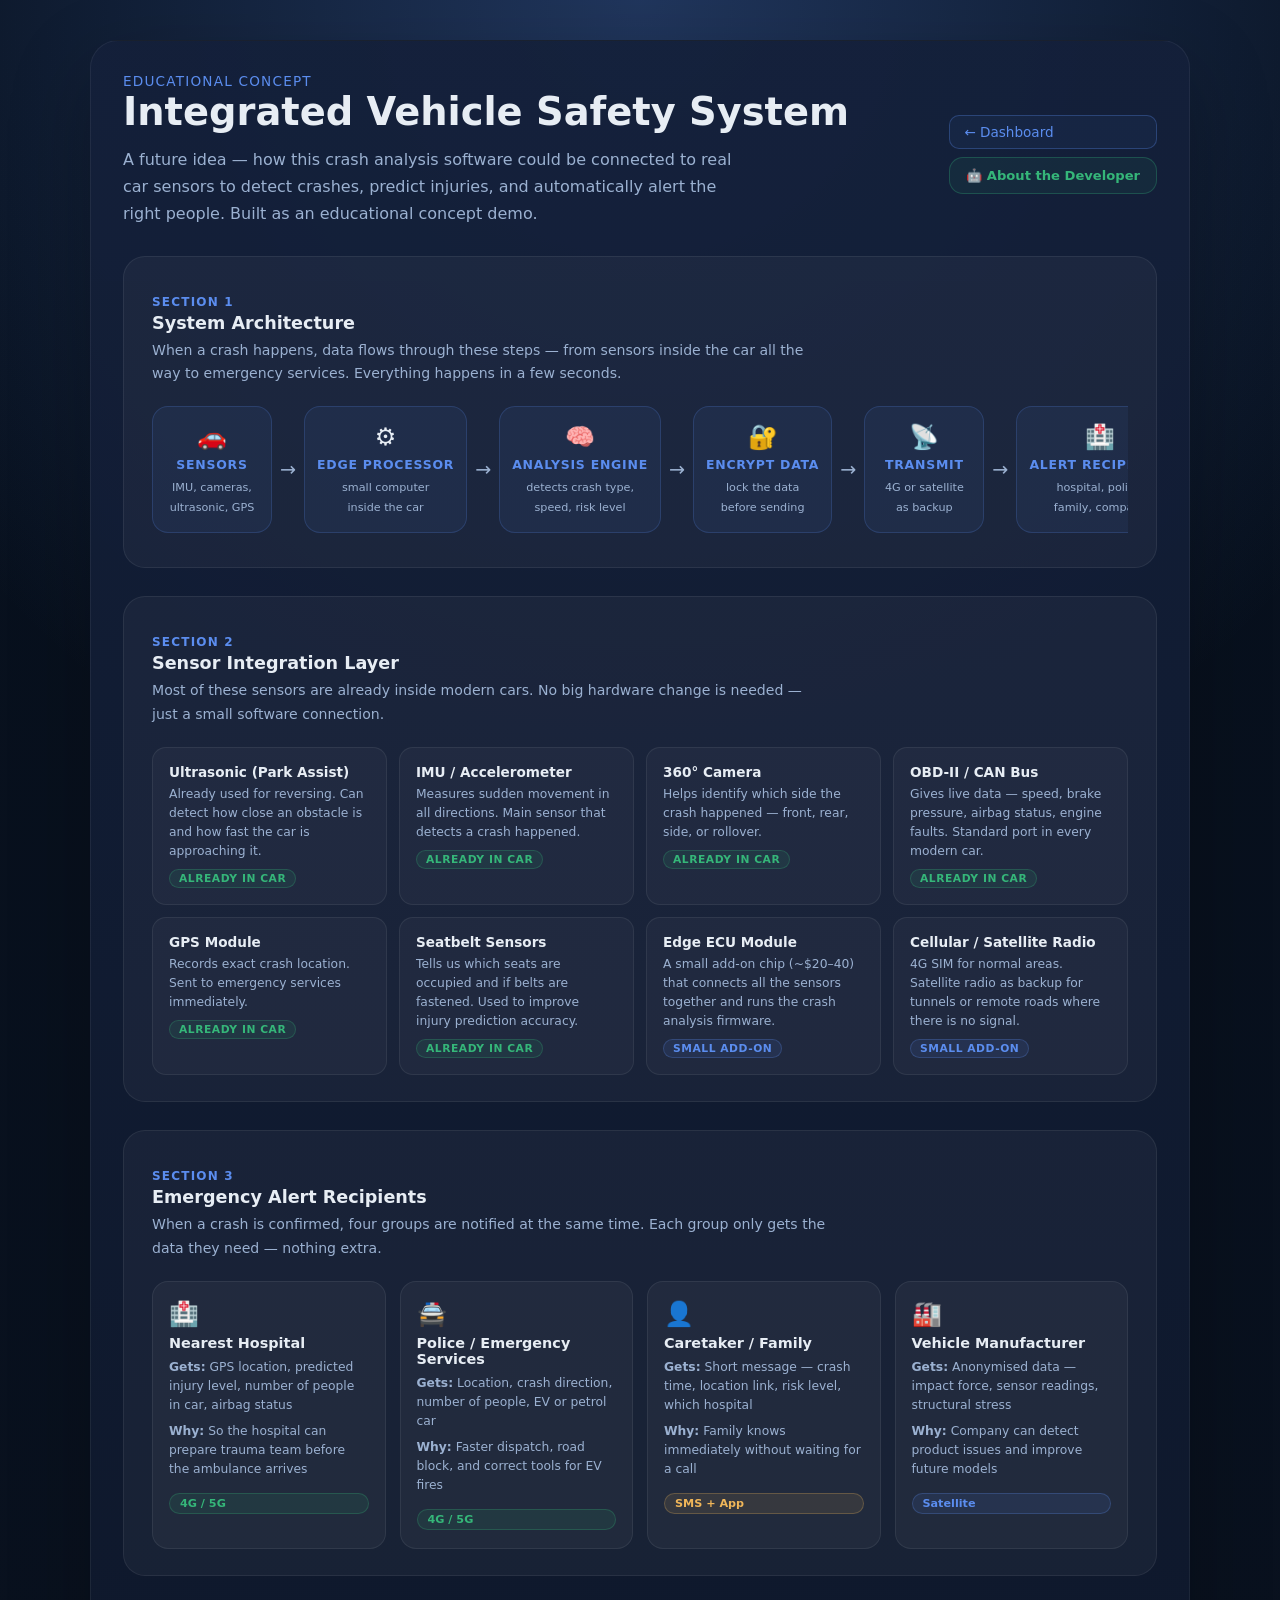
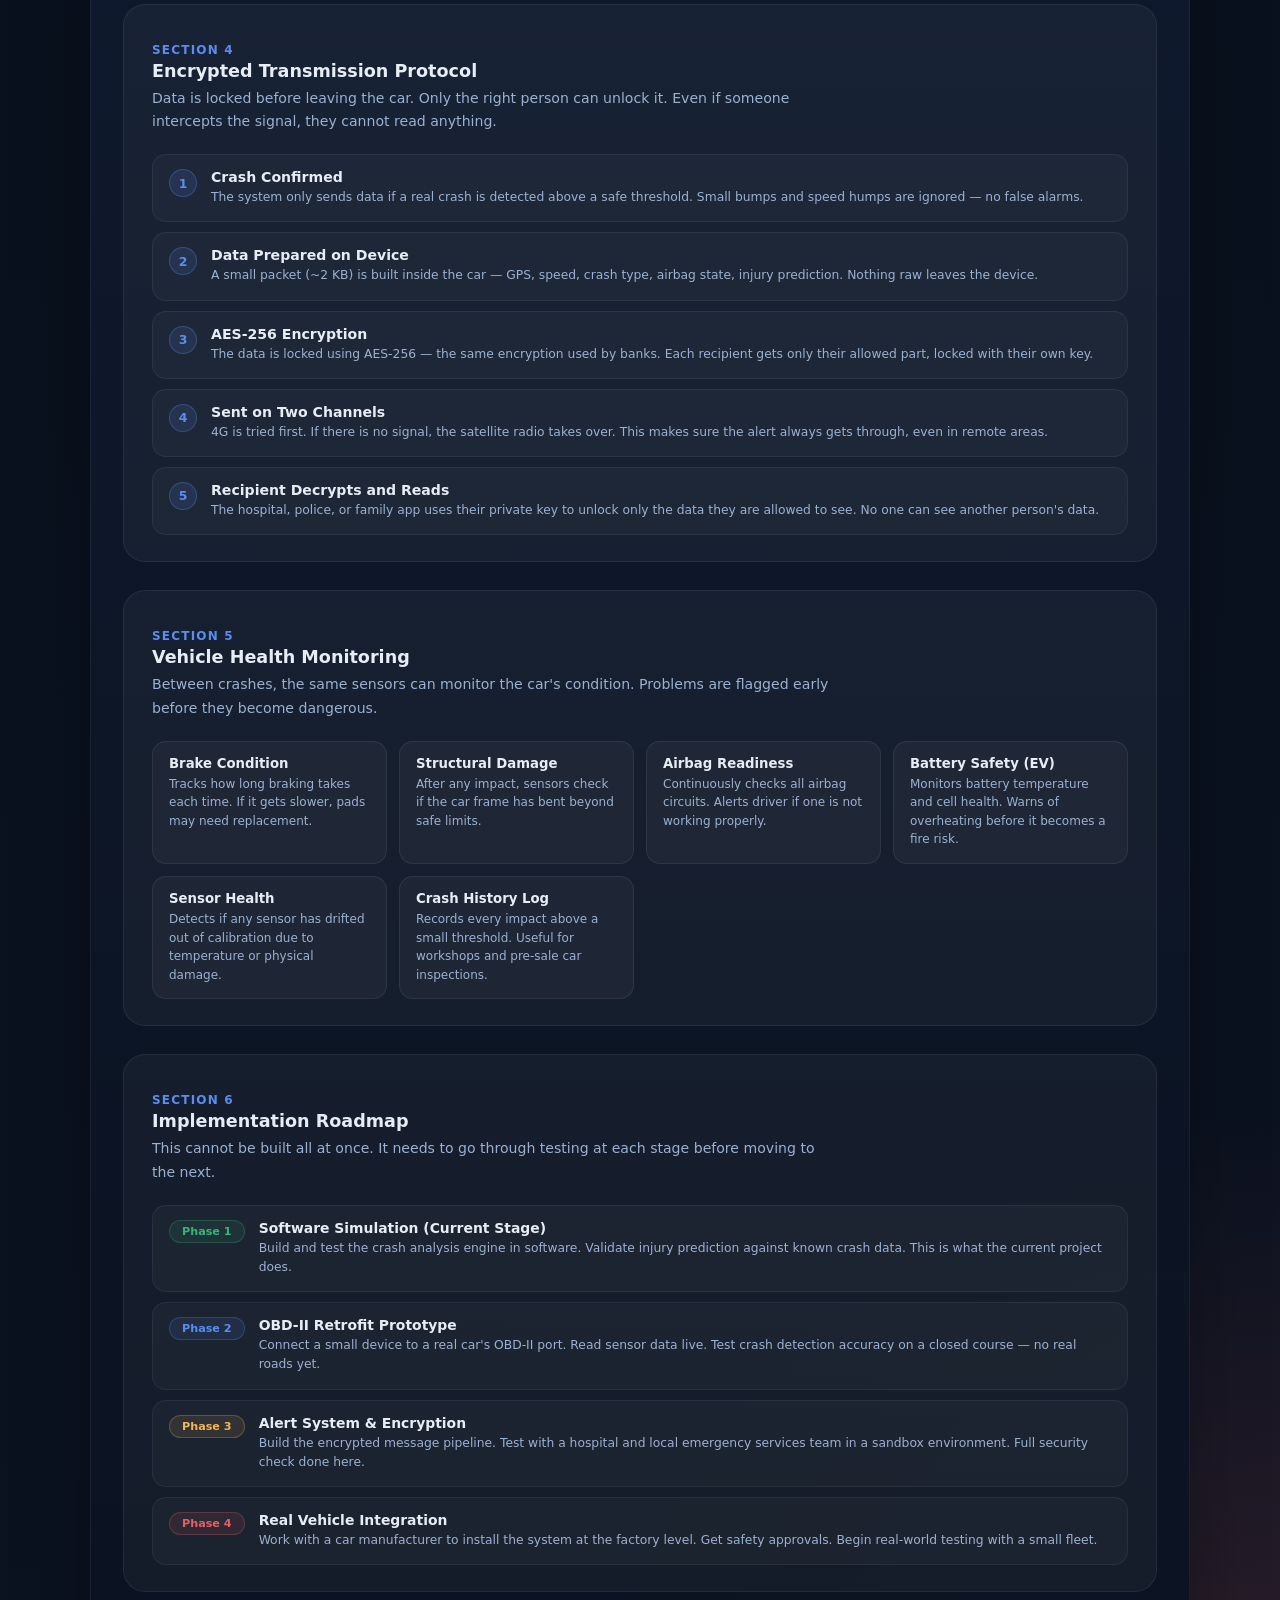
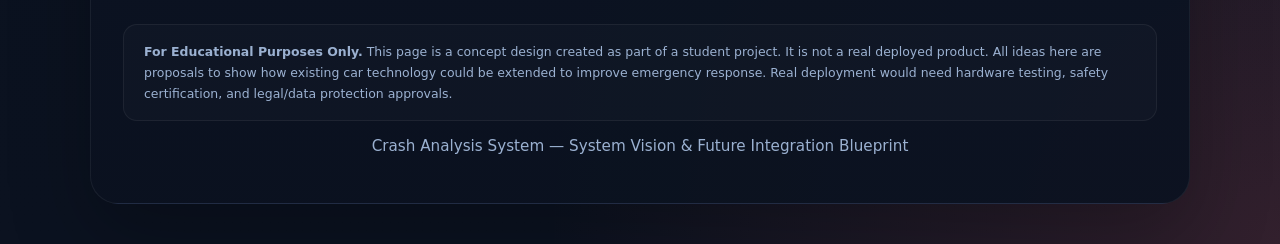
<file: templates/vision.html>
<!DOCTYPE html>
<html lang="en">
<head>
  <meta charset="UTF-8" />
  <meta name="viewport" content="width=device-width, initial-scale=1.0" />
  <title>System Vision — Crash Analysis</title>
  <link rel="stylesheet" href="/static/style.css" />
  <style>

    /* -- back button at the top -- */
    .top-bar {
      display: flex;
      align-items: center;
      justify-content: space-between;
      margin-bottom: 28px;
      flex-wrap: wrap;
      gap: 12px;
    }

    .back-btn {
      font-size: 0.85rem;
      color: var(--accent);
      text-decoration: none;
      padding: 8px 14px;
      border-radius: 10px;
      border: 1px solid rgba(91, 141, 239, 0.3);
      background: rgba(91, 141, 239, 0.06);
      transition: background 0.2s;
    }

    .back-btn:hover {
      background: rgba(91, 141, 239, 0.14);
    }

    /* -- each section is wrapped in a card -- */
    .v-section {
      margin-top: 28px;
      padding: 26px 28px;
      border-radius: 22px;
      background: rgba(255, 255, 255, 0.04);
      border: 1px solid rgba(255, 255, 255, 0.07);
    }

    .v-section h2 {
      margin: 0 0 6px;
      font-size: 1.1rem;
      color: var(--text);
    }

    /* -- small label above section title -- */
    .v-label {
      font-size: 0.75rem;
      font-weight: 700;
      text-transform: uppercase;
      letter-spacing: 0.1em;
      color: var(--accent);
      margin-bottom: 4px;
    }

    /* -- grey intro text under title -- */
    .v-desc {
      color: var(--muted);
      font-size: 0.88rem;
      line-height: 1.7;
      margin: 0 0 20px;
      max-width: 680px;
    }

    /* =============================================
       SECTION 1 — architecture flow boxes
       boxes connected by arrows left to right
    ============================================= */

    .flow-row {
      display: flex;
      align-items: center;
      gap: 0;
      overflow-x: auto;
      padding-bottom: 8px;
    }

    /* one box in the flow */
    .flow-box {
      min-width: 120px;
      padding: 16px 12px;
      text-align: center;
      border-radius: 16px;
      background: rgba(91, 141, 239, 0.07);
      border: 1px solid rgba(91, 141, 239, 0.2);
      flex-shrink: 0;
    }

    .flow-box .fb-icon {
      font-size: 1.5rem;
      display: block;
      margin-bottom: 6px;
    }

    .flow-box .fb-name {
      font-size: 0.78rem;
      font-weight: 700;
      color: var(--accent);
      display: block;
      margin-bottom: 4px;
      text-transform: uppercase;
      letter-spacing: 0.06em;
    }

    .flow-box .fb-note {
      font-size: 0.7rem;
      color: var(--muted);
      line-height: 1.4;
    }

    /* arrow between boxes */
    .flow-arrow {
      padding: 0 8px;
      color: var(--muted);
      font-size: 1.2rem;
      flex-shrink: 0;
    }

    /* =============================================
       SECTION 2 — sensor list
    ============================================= */

    .sensor-grid {
      display: grid;
      grid-template-columns: repeat(auto-fill, minmax(200px, 1fr));
      gap: 12px;
    }

    .sensor-card {
      padding: 16px;
      border-radius: 14px;
      background: rgba(255, 255, 255, 0.03);
      border: 1px solid rgba(255, 255, 255, 0.07);
    }

    .sensor-card .sc-name {
      font-size: 0.85rem;
      font-weight: 700;
      color: var(--text);
      margin-bottom: 5px;
    }

    .sensor-card .sc-desc {
      font-size: 0.77rem;
      color: var(--muted);
      line-height: 1.55;
    }

    /* green = already in the car, blue = small add-on needed */
    .sc-tag {
      display: inline-block;
      margin-top: 8px;
      font-size: 0.67rem;
      font-weight: 700;
      padding: 2px 9px;
      border-radius: 999px;
      text-transform: uppercase;
      letter-spacing: 0.05em;
    }

    .sc-existing {
      background: rgba(53, 182, 121, 0.1);
      border: 1px solid rgba(53, 182, 121, 0.25);
      color: var(--success);
    }

    .sc-addon {
      background: rgba(91, 141, 239, 0.1);
      border: 1px solid rgba(91, 141, 239, 0.25);
      color: var(--accent);
    }

    /* =============================================
       SECTION 3 — alert recipient cards
    ============================================= */

    .recipient-grid {
      display: grid;
      grid-template-columns: repeat(auto-fill, minmax(210px, 1fr));
      gap: 14px;
    }

    .rc-card {
      padding: 18px 16px;
      border-radius: 16px;
      background: rgba(255, 255, 255, 0.04);
      border: 1px solid rgba(255, 255, 255, 0.07);
      display: flex;
      flex-direction: column;
      gap: 7px;
    }

    .rc-card .rc-icon { font-size: 1.5rem; }

    .rc-card .rc-name {
      font-size: 0.9rem;
      font-weight: 700;
      color: var(--text);
    }

    .rc-card .rc-data,
    .rc-card .rc-why {
      font-size: 0.77rem;
      color: var(--muted);
      line-height: 1.55;
    }

    /* channel pill at the bottom of each card */
    .ch-pill {
      display: inline-block;
      margin-top: 6px;
      padding: 3px 10px;
      border-radius: 999px;
      font-size: 0.7rem;
      font-weight: 700;
    }

    .ch-4g        { background: rgba(53,182,121,0.1); border:1px solid rgba(53,182,121,0.25); color: var(--success); }
    .ch-sms       { background: rgba(240,182,89,0.1); border:1px solid rgba(240,182,89,0.25); color: var(--warning); }
    .ch-satellite { background: rgba(91,141,239,0.1); border:1px solid rgba(91,141,239,0.25); color: var(--accent); }

    /* =============================================
       SECTION 4 — encryption steps (numbered list)
    ============================================= */

    .enc-list {
      display: grid;
      gap: 10px;
    }

    .enc-step {
      display: flex;
      gap: 14px;
      align-items: flex-start;
      padding: 14px 16px;
      border-radius: 14px;
      background: rgba(255, 255, 255, 0.03);
      border: 1px solid rgba(255, 255, 255, 0.06);
    }

    /* circle with step number */
    .enc-num {
      min-width: 28px;
      height: 28px;
      border-radius: 50%;
      background: rgba(91, 141, 239, 0.13);
      border: 1px solid rgba(91, 141, 239, 0.3);
      color: var(--accent);
      font-size: 0.78rem;
      font-weight: 700;
      display: flex;
      align-items: center;
      justify-content: center;
    }

    .enc-text .et-title {
      font-size: 0.88rem;
      font-weight: 700;
      color: var(--text);
      margin-bottom: 3px;
    }

    .enc-text .et-desc {
      font-size: 0.77rem;
      color: var(--muted);
      line-height: 1.55;
    }

    /* =============================================
       SECTION 5 — vehicle health items
    ============================================= */

    .health-grid {
      display: grid;
      grid-template-columns: repeat(auto-fill, minmax(190px, 1fr));
      gap: 12px;
    }

    .hc {
      padding: 14px 16px;
      border-radius: 14px;
      background: rgba(255, 255, 255, 0.04);
      border: 1px solid rgba(255, 255, 255, 0.07);
    }

    .hc .hc-name {
      font-size: 0.83rem;
      font-weight: 700;
      color: var(--text);
      margin-bottom: 4px;
    }

    .hc .hc-desc {
      font-size: 0.75rem;
      color: var(--muted);
      line-height: 1.55;
    }

    /* =============================================
       SECTION 6 — roadmap phases
    ============================================= */

    .roadmap-list {
      display: grid;
      gap: 10px;
    }

    .rm-row {
      display: flex;
      gap: 14px;
      align-items: flex-start;
      padding: 14px 16px;
      border-radius: 14px;
      background: rgba(255, 255, 255, 0.03);
      border: 1px solid rgba(255, 255, 255, 0.06);
    }

    .phase-tag {
      padding: 4px 12px;
      border-radius: 999px;
      font-size: 0.7rem;
      font-weight: 700;
      white-space: nowrap;
    }

    .ph1 { background:rgba(53,182,121,0.1); border:1px solid rgba(53,182,121,0.25); color:var(--success); }
    .ph2 { background:rgba(91,141,239,0.1); border:1px solid rgba(91,141,239,0.25); color:var(--accent); }
    .ph3 { background:rgba(240,182,89,0.1); border:1px solid rgba(240,182,89,0.25); color:var(--warning); }
    .ph4 { background:rgba(228,95,104,0.1); border:1px solid rgba(228,95,104,0.25); color:var(--danger); }

    .rm-body .rm-title {
      font-size: 0.87rem;
      font-weight: 700;
      color: var(--text);
      margin-bottom: 3px;
    }

    .rm-body .rm-desc {
      font-size: 0.77rem;
      color: var(--muted);
      line-height: 1.55;
    }

    /* -- small disclaimer box at the bottom -- */
    .disclaimer-box {
      margin-top: 32px;
      padding: 16px 20px;
      border-radius: 14px;
      background: rgba(255, 255, 255, 0.02);
      border: 1px solid rgba(255, 255, 255, 0.06);
      color: var(--muted);
      font-size: 0.78rem;
      line-height: 1.7;
    }

    /* -- tablet: stack flow, smaller grids -- */
    @media (max-width: 700px) {
      .flow-row          { flex-direction: column; align-items: stretch; }
      .flow-arrow        { transform: rotate(90deg); align-self: center; }
      .v-section         { padding: 18px 16px; }
      .sensor-grid       { grid-template-columns: 1fr 1fr; }
      .recipient-grid    { grid-template-columns: 1fr 1fr; }
      .health-grid       { grid-template-columns: 1fr 1fr; }
      .top-bar           { flex-direction: column; align-items: flex-start; }
      .header-btn-group  { flex-direction: row; flex-wrap: wrap; margin-top: 0; }
    }

    /* -- phone: everything single column -- */
    @media (max-width: 420px) {
      .sensor-grid    { grid-template-columns: 1fr; }
      .recipient-grid { grid-template-columns: 1fr; }
      .health-grid    { grid-template-columns: 1fr; }
      .v-section      { padding: 14px 12px; }
    }

  </style>
</head>
<body>
  <div class="page-shell">
    <div class="dashboard-panel">

      <!-- page header -->
      <div class="top-bar">
        <div>
          <p class="eyebrow">Educational Concept</p>
          <h1>Integrated Vehicle Safety System</h1>
          <p class="description">
            A future idea — how this crash analysis software could be connected to real car sensors
            to detect crashes, predict injuries, and automatically alert the right people.
            Built as an educational concept demo.
          </p>
        </div>
        <div class="header-btn-group">
          <a href="/" class="back-btn">← Dashboard</a>
          <a href="https://pavan-sharma-portfolio-h13b.vercel.app/" target="_blank" rel="noopener" class="header-pill-btn owner-btn">🤖 About the Developer</a>
        </div>
      </div>


      <!-- ============================================
           SECTION 1 — System Architecture
           shows the full data flow in simple steps
      ============================================= -->
      <div class="v-section">
        <p class="v-label">Section 1</p>
        <h2>System Architecture</h2>
        <p class="v-desc">
          When a crash happens, data flows through these steps — from sensors inside the car
          all the way to emergency services. Everything happens in a few seconds.
        </p>

        <div class="flow-row">

          <div class="flow-box">
            <span class="fb-icon">🚗</span>
            <span class="fb-name">Sensors</span>
            <span class="fb-note">IMU, cameras,<br>ultrasonic, GPS</span>
          </div>

          <div class="flow-arrow">→</div>

          <div class="flow-box">
            <span class="fb-icon">⚙️</span>
            <span class="fb-name">Edge Processor</span>
            <span class="fb-note">small computer<br>inside the car</span>
          </div>

          <div class="flow-arrow">→</div>

          <div class="flow-box">
            <span class="fb-icon">🧠</span>
            <span class="fb-name">Analysis Engine</span>
            <span class="fb-note">detects crash type,<br>speed, risk level</span>
          </div>

          <div class="flow-arrow">→</div>

          <div class="flow-box">
            <span class="fb-icon">🔐</span>
            <span class="fb-name">Encrypt Data</span>
            <span class="fb-note">lock the data<br>before sending</span>
          </div>

          <div class="flow-arrow">→</div>

          <div class="flow-box">
            <span class="fb-icon">📡</span>
            <span class="fb-name">Transmit</span>
            <span class="fb-note">4G or satellite<br>as backup</span>
          </div>

          <div class="flow-arrow">→</div>

          <div class="flow-box">
            <span class="fb-icon">🏥</span>
            <span class="fb-name">Alert Recipients</span>
            <span class="fb-note">hospital, police,<br>family, company</span>
          </div>

        </div>
      </div>


      <!-- ============================================
           SECTION 2 — Sensor Integration
           which sensors are used and why
      ============================================= -->
      <div class="v-section">
        <p class="v-label">Section 2</p>
        <h2>Sensor Integration Layer</h2>
        <p class="v-desc">
          Most of these sensors are already inside modern cars.
          No big hardware change is needed — just a small software connection.
        </p>

        <div class="sensor-grid">

          <div class="sensor-card">
            <div class="sc-name">Ultrasonic (Park Assist)</div>
            <div class="sc-desc">
              Already used for reversing. Can detect how close an obstacle is
              and how fast the car is approaching it.
            </div>
            <span class="sc-tag sc-existing">Already in car</span>
          </div>

          <div class="sensor-card">
            <div class="sc-name">IMU / Accelerometer</div>
            <div class="sc-desc">
              Measures sudden movement in all directions.
              Main sensor that detects a crash happened.
            </div>
            <span class="sc-tag sc-existing">Already in car</span>
          </div>

          <div class="sensor-card">
            <div class="sc-name">360° Camera</div>
            <div class="sc-desc">
              Helps identify which side the crash happened —
              front, rear, side, or rollover.
            </div>
            <span class="sc-tag sc-existing">Already in car</span>
          </div>

          <div class="sensor-card">
            <div class="sc-name">OBD-II / CAN Bus</div>
            <div class="sc-desc">
              Gives live data — speed, brake pressure, airbag status,
              engine faults. Standard port in every modern car.
            </div>
            <span class="sc-tag sc-existing">Already in car</span>
          </div>

          <div class="sensor-card">
            <div class="sc-name">GPS Module</div>
            <div class="sc-desc">
              Records exact crash location.
              Sent to emergency services immediately.
            </div>
            <span class="sc-tag sc-existing">Already in car</span>
          </div>

          <div class="sensor-card">
            <div class="sc-name">Seatbelt Sensors</div>
            <div class="sc-desc">
              Tells us which seats are occupied and if belts are fastened.
              Used to improve injury prediction accuracy.
            </div>
            <span class="sc-tag sc-existing">Already in car</span>
          </div>

          <div class="sensor-card">
            <div class="sc-name">Edge ECU Module</div>
            <div class="sc-desc">
              A small add-on chip (~$20–40) that connects all the sensors
              together and runs the crash analysis firmware.
            </div>
            <span class="sc-tag sc-addon">Small add-on</span>
          </div>

          <div class="sensor-card">
            <div class="sc-name">Cellular / Satellite Radio</div>
            <div class="sc-desc">
              4G SIM for normal areas. Satellite radio as backup
              for tunnels or remote roads where there is no signal.
            </div>
            <span class="sc-tag sc-addon">Small add-on</span>
          </div>

        </div>
      </div>


      <!-- ============================================
           SECTION 3 — Emergency Alert Recipients
           who gets alerted and what they receive
      ============================================= -->
      <div class="v-section">
        <p class="v-label">Section 3</p>
        <h2>Emergency Alert Recipients</h2>
        <p class="v-desc">
          When a crash is confirmed, four groups are notified at the same time.
          Each group only gets the data they need — nothing extra.
        </p>

        <div class="recipient-grid">

          <div class="rc-card">
            <span class="rc-icon">🏥</span>
            <div class="rc-name">Nearest Hospital</div>
            <div class="rc-data"><strong>Gets:</strong> GPS location, predicted injury level, number of people in car, airbag status</div>
            <div class="rc-why"><strong>Why:</strong> So the hospital can prepare trauma team before the ambulance arrives</div>
            <span class="ch-pill ch-4g">4G / 5G</span>
          </div>

          <div class="rc-card">
            <span class="rc-icon">🚔</span>
            <div class="rc-name">Police / Emergency Services</div>
            <div class="rc-data"><strong>Gets:</strong> Location, crash direction, number of people, EV or petrol car</div>
            <div class="rc-why"><strong>Why:</strong> Faster dispatch, road block, and correct tools for EV fires</div>
            <span class="ch-pill ch-4g">4G / 5G</span>
          </div>

          <div class="rc-card">
            <span class="rc-icon">👤</span>
            <div class="rc-name">Caretaker / Family</div>
            <div class="rc-data"><strong>Gets:</strong> Short message — crash time, location link, risk level, which hospital</div>
            <div class="rc-why"><strong>Why:</strong> Family knows immediately without waiting for a call</div>
            <span class="ch-pill ch-sms">SMS + App</span>
          </div>

          <div class="rc-card">
            <span class="rc-icon">🏭</span>
            <div class="rc-name">Vehicle Manufacturer</div>
            <div class="rc-data"><strong>Gets:</strong> Anonymised data — impact force, sensor readings, structural stress</div>
            <div class="rc-why"><strong>Why:</strong> Company can detect product issues and improve future models</div>
            <span class="ch-pill ch-satellite">Satellite</span>
          </div>

        </div>
      </div>


      <!-- ============================================
           SECTION 4 — Encryption Steps
           how data is kept safe during sending
      ============================================= -->
      <div class="v-section">
        <p class="v-label">Section 4</p>
        <h2>Encrypted Transmission Protocol</h2>
        <p class="v-desc">
          Data is locked before leaving the car. Only the right person can unlock it.
          Even if someone intercepts the signal, they cannot read anything.
        </p>

        <div class="enc-list">

          <div class="enc-step">
            <div class="enc-num">1</div>
            <div class="enc-text">
              <div class="et-title">Crash Confirmed</div>
              <div class="et-desc">
                The system only sends data if a real crash is detected above a safe threshold.
                Small bumps and speed humps are ignored — no false alarms.
              </div>
            </div>
          </div>

          <div class="enc-step">
            <div class="enc-num">2</div>
            <div class="enc-text">
              <div class="et-title">Data Prepared on Device</div>
              <div class="et-desc">
                A small packet (~2 KB) is built inside the car — GPS, speed, crash type,
                airbag state, injury prediction. Nothing raw leaves the device.
              </div>
            </div>
          </div>

          <div class="enc-step">
            <div class="enc-num">3</div>
            <div class="enc-text">
              <div class="et-title">AES-256 Encryption</div>
              <div class="et-desc">
                The data is locked using AES-256 — the same encryption used by banks.
                Each recipient gets only their allowed part, locked with their own key.
              </div>
            </div>
          </div>

          <div class="enc-step">
            <div class="enc-num">4</div>
            <div class="enc-text">
              <div class="et-title">Sent on Two Channels</div>
              <div class="et-desc">
                4G is tried first. If there is no signal, the satellite radio takes over.
                This makes sure the alert always gets through, even in remote areas.
              </div>
            </div>
          </div>

          <div class="enc-step">
            <div class="enc-num">5</div>
            <div class="enc-text">
              <div class="et-title">Recipient Decrypts and Reads</div>
              <div class="et-desc">
                The hospital, police, or family app uses their private key to unlock only
                the data they are allowed to see. No one can see another person's data.
              </div>
            </div>
          </div>

        </div>
      </div>


      <!-- ============================================
           SECTION 5 — Vehicle Health Monitoring
           what the system tracks about the car
      ============================================= -->
      <div class="v-section">
        <p class="v-label">Section 5</p>
        <h2>Vehicle Health Monitoring</h2>
        <p class="v-desc">
          Between crashes, the same sensors can monitor the car's condition.
          Problems are flagged early before they become dangerous.
        </p>

        <div class="health-grid">

          <div class="hc">
            <div class="hc-name">Brake Condition</div>
            <div class="hc-desc">
              Tracks how long braking takes each time.
              If it gets slower, pads may need replacement.
            </div>
          </div>

          <div class="hc">
            <div class="hc-name">Structural Damage</div>
            <div class="hc-desc">
              After any impact, sensors check if the car frame
              has bent beyond safe limits.
            </div>
          </div>

          <div class="hc">
            <div class="hc-name">Airbag Readiness</div>
            <div class="hc-desc">
              Continuously checks all airbag circuits.
              Alerts driver if one is not working properly.
            </div>
          </div>

          <div class="hc">
            <div class="hc-name">Battery Safety (EV)</div>
            <div class="hc-desc">
              Monitors battery temperature and cell health.
              Warns of overheating before it becomes a fire risk.
            </div>
          </div>

          <div class="hc">
            <div class="hc-name">Sensor Health</div>
            <div class="hc-desc">
              Detects if any sensor has drifted out of calibration
              due to temperature or physical damage.
            </div>
          </div>

          <div class="hc">
            <div class="hc-name">Crash History Log</div>
            <div class="hc-desc">
              Records every impact above a small threshold.
              Useful for workshops and pre-sale car inspections.
            </div>
          </div>

        </div>
      </div>


      <!-- ============================================
           SECTION 6 — Implementation Roadmap
           how this idea would be built step by step
      ============================================= -->
      <div class="v-section">
        <p class="v-label">Section 6</p>
        <h2>Implementation Roadmap</h2>
        <p class="v-desc">
          This cannot be built all at once. It needs to go through
          testing at each stage before moving to the next.
        </p>

        <div class="roadmap-list">

          <div class="rm-row">
            <span class="phase-tag ph1">Phase 1</span>
            <div class="rm-body">
              <div class="rm-title">Software Simulation (Current Stage)</div>
              <div class="rm-desc">
                Build and test the crash analysis engine in software.
                Validate injury prediction against known crash data.
                This is what the current project does.
              </div>
            </div>
          </div>

          <div class="rm-row">
            <span class="phase-tag ph2">Phase 2</span>
            <div class="rm-body">
              <div class="rm-title">OBD-II Retrofit Prototype</div>
              <div class="rm-desc">
                Connect a small device to a real car's OBD-II port.
                Read sensor data live. Test crash detection accuracy
                on a closed course — no real roads yet.
              </div>
            </div>
          </div>

          <div class="rm-row">
            <span class="phase-tag ph3">Phase 3</span>
            <div class="rm-body">
              <div class="rm-title">Alert System &amp; Encryption</div>
              <div class="rm-desc">
                Build the encrypted message pipeline.
                Test with a hospital and local emergency services team
                in a sandbox environment. Full security check done here.
              </div>
            </div>
          </div>

          <div class="rm-row">
            <span class="phase-tag ph4">Phase 4</span>
            <div class="rm-body">
              <div class="rm-title">Real Vehicle Integration</div>
              <div class="rm-desc">
                Work with a car manufacturer to install the system
                at the factory level. Get safety approvals.
                Begin real-world testing with a small fleet.
              </div>
            </div>
          </div>

        </div>
      </div>


      <!-- educational disclaimer at the bottom -->
      <div class="disclaimer-box">
        <strong>For Educational Purposes Only.</strong>
        This page is a concept design created as part of a student project.
        It is not a real deployed product. All ideas here are proposals to show
        how existing car technology could be extended to improve emergency response.
        Real deployment would need hardware testing, safety certification,
        and legal/data protection approvals.
      </div>

      <div class="page-footer">
        <p>Crash Analysis System — System Vision &amp; Future Integration Blueprint</p>
      </div>

    </div>
  </div>
</body>
</html>
</file>
<file: static/style.css>
:root {
  --bg: #0b1220;
  --panel: rgba(18, 28, 46, 0.95);
  --panel-soft: rgba(255, 255, 255, 0.05);
  --text: #e7edf4;
  --muted: #9bb1d1;
  --accent: #5b8def;
  --success: #35b679;
  --warning: #f0b659;
  --danger: #e45f68;
  --border: rgba(255, 255, 255, 0.06);
  --shadow: 0 30px 80px rgba(0, 0, 0, 0.25);
}

* {
  box-sizing: border-box;
}

body {
  margin: 0;
  min-height: 100vh;
  font-family: Inter, system-ui, -apple-system, BlinkMacSystemFont, "Segoe UI", sans-serif;
  background: radial-gradient(circle at top, rgba(91, 141, 239, 0.3), transparent 25%),
    radial-gradient(circle at bottom right, rgba(228, 95, 104, 0.18), transparent 20%),
    linear-gradient(180deg, #07101d 0%, #0b1220 100%);
  color: var(--text);
}

.page-shell {
  min-height: 100vh;
  display: flex;
  align-items: center;
  justify-content: center;
  padding: 40px 20px;
}

.dashboard-panel {
  width: min(1100px, 100%);
  padding: 32px;
  border-radius: 28px;
  background: linear-gradient(180deg, rgba(20, 32, 58, 0.92), rgba(11, 18, 32, 0.95));
  box-shadow: var(--shadow);
  border: 1px solid rgba(255, 255, 255, 0.06);
}

.panel-header {
  display: grid;
  gap: 16px;
  margin-bottom: 32px;
}

.eyebrow {
  margin: 0;
  text-transform: uppercase;
  letter-spacing: 1.2px;
  color: var(--accent);
  font-size: 0.85rem;
}

h1 {
  margin: 0;
  font-size: clamp(2rem, 3vw, 3rem);
}

.description {
  margin: 12px 0 0;
  color: var(--muted);
  max-width: 620px;
  line-height: 1.7;
}

.form-card,
.results-card {
  background: rgba(255, 255, 255, 0.05);
  border: 1px solid var(--border);
  backdrop-filter: blur(18px);
  padding: 28px;
  border-radius: 24px;
  margin-top: 24px;
}

.form-card h2,
.results-card h3 {
  margin: 0 0 18px;
  font-size: 1.2rem;
}

label {
  display: block;
  margin-bottom: 8px;
  font-weight: 600;
  color: var(--text);
}

.slider-row {
  display: flex;
  align-items: center;
  gap: 14px;
  margin-bottom: 24px;
}

.slider-row input[type="range"] {
  flex: 1;
}

input[type="range"] {
  width: 100%;
}

#speed-value {
  color: var(--accent);
  font-weight: 700;
  min-width: 60px;
  text-align: right;
  font-size: 0.95rem;
}

select,
input[type="range"] {
  width: 100%;
  /* taller touch target on mobile */
  touch-action: pan-x;
}

select {
  border-radius: 14px;
  padding: 14px 16px;
  border: 1px solid rgba(255, 255, 255, 0.1);
  background: rgba(255, 255, 255, 0.05);
  color: var(--text);
  margin-bottom: 24px;
  /* prevents iOS zoom on focus */
  font-size: max(16px, 0.9rem);
}

.toggle-grid {
  display: grid;
  gap: 16px;
  margin: 24px 0;
  grid-template-columns: repeat(2, minmax(0, 1fr));
}

.toggle-label {
  display: flex;
  align-items: center;
  justify-content: space-between;
  padding: 18px 20px;
  border-radius: 18px;
  background: rgba(255,255,255,0.04);
  border: 1px solid rgba(255,255,255,0.08);
}

.toggle-label span {
  color: var(--text);
}

.toggle-label input {
  appearance: none;
  width: 0;
  height: 0;
  position: absolute;
  opacity: 0;
}

.toggle-label .slider {
  position: relative;
  width: 52px;
  height: 28px;
  border-radius: 999px;
  background: rgba(255, 255, 255, 0.12);
  transition: background 0.25s ease;
}

.toggle-label .slider::after {
  content: "";
  position: absolute;
  width: 22px;
  height: 22px;
  left: 4px;
  top: 3px;
  border-radius: 50%;
  background: white;
  transition: transform 0.25s ease;
}

.toggle-label input:checked + .slider {
  background: rgba(83, 153, 253, 0.85);
}

.toggle-label input:checked + .slider::after {
  transform: translateX(24px);
}

.primary-button {
  width: 100%;
  padding: 16px 18px;
  border: none;
  border-radius: 16px;
  background: linear-gradient(135deg, #3d6ed4, #1f8ae0);
  color: white;
  font-size: 1rem;
  font-weight: 700;
  cursor: pointer;
  transition: transform 0.2s ease, box-shadow 0.2s ease;
}

.primary-button:hover {
  transform: translateY(-1px);
  box-shadow: 0 18px 30px rgba(91, 141, 239, 0.25);
}

.result-header {
  display: flex;
  align-items: flex-start;
  justify-content: space-between;
  gap: 24px;
  flex-wrap: wrap;
}

.label {
  margin: 0 0 8px;
  color: var(--muted);
}

.risk-badge {
  display: inline-flex;
  align-items: center;
  justify-content: center;
  min-width: 110px;
  padding: 14px 18px;
  border-radius: 999px;
  color: white;
  font-weight: 700;
  letter-spacing: 0.02em;
}

.risk-low { background: #35b679; }
.risk-medium { background: #f0b659; }
.risk-high { background: #e45f68; }

.metric-group {
  display: grid;
  gap: 16px;
  grid-template-columns: repeat(2, minmax(0, 1fr));
  width: min(420px, 100%);
}

.metric-card {
  padding: 18px 20px;
  border-radius: 18px;
  background: rgba(255, 255, 255, 0.05);
  border: 1px solid rgba(255, 255, 255, 0.08);
}

.metric-card span {
  display: block;
  color: var(--muted);
  margin-bottom: 10px;
}

.metric-card strong {
  font-size: 1.2rem;
}

.section-block {
  margin-top: 24px;
}

.injury-grid {
  display: grid;
  gap: 18px;
  grid-template-columns: repeat(3, minmax(0, 1fr));
}

.injury-col {
  padding: 16px;
  border-radius: 16px;
  background: rgba(255, 255, 255, 0.03);
  border: 1px solid rgba(255, 255, 255, 0.06);
  border-left-width: 3px;
}

.injury-col-severe  { border-left-color: var(--danger); }
.injury-col-moderate { border-left-color: var(--warning); }
.injury-col-minor   { border-left-color: var(--success); }

.subheading {
  margin: 0 0 8px;
  font-size: 0.85rem;
  font-weight: 700;
  text-transform: uppercase;
  letter-spacing: 0.08em;
}

.subheading-severe { color: var(--danger); }
.subheading-moderate { color: var(--warning); }
.subheading-minor { color: var(--success); }

ul {
  list-style: none;
  padding: 0;
  margin: 0;
}

ul li {
  margin-bottom: 10px;
  padding: 12px 14px;
  border-radius: 14px;
  background: rgba(255, 255, 255, 0.05);
  border: 1px solid rgba(255, 255, 255, 0.08);
}

ul li.empty {
  color: var(--muted);
}

/* Enriched injury items */
li.injury-item {
  display: flex;
  flex-direction: column;
  gap: 8px;
  padding: 12px 14px;
  border-radius: 14px;
  background: rgba(255, 255, 255, 0.05);
  border: 1px solid rgba(255, 255, 255, 0.08);
  list-style: none;
}

.injury-main {
  display: flex;
  align-items: center;
  justify-content: space-between;
  gap: 8px;
}

.injury-name {
  font-size: 0.88rem;
  font-weight: 500;
  text-transform: capitalize;
  color: var(--text);
}

.body-part-tag {
  font-size: 0.7rem;
  font-weight: 600;
  padding: 2px 9px;
  border-radius: 999px;
  background: rgba(155, 177, 209, 0.1);
  border: 1px solid rgba(155, 177, 209, 0.18);
  color: var(--muted);
  white-space: nowrap;
  text-transform: uppercase;
  letter-spacing: 0.05em;
}

.likelihood-row {
  display: flex;
  align-items: center;
  gap: 8px;
}

.likelihood-track {
  flex: 1;
  height: 4px;
  border-radius: 2px;
  background: rgba(255, 255, 255, 0.07);
  overflow: hidden;
}

.likelihood-fill {
  height: 100%;
  border-radius: 2px;
  transition: width 0.5s ease;
}

.injury-col-severe   .likelihood-fill { background: var(--danger); }
.injury-col-moderate .likelihood-fill { background: var(--warning); }
.injury-col-minor    .likelihood-fill { background: var(--success); }

.likelihood-pct {
  font-size: 0.75rem;
  font-weight: 600;
  min-width: 32px;
  text-align: right;
  color: var(--muted);
}

.injury-col-header {
  display: flex;
  align-items: center;
  justify-content: space-between;
  margin-bottom: 10px;
}

.injury-col-header .subheading { margin: 0; }

.injury-count-badge {
  font-size: 0.72rem;
  font-weight: 700;
  padding: 2px 8px;
  border-radius: 999px;
}

.injury-col-severe   .injury-count-badge { background: rgba(228, 95, 104, 0.15); color: var(--danger); }
.injury-col-moderate .injury-count-badge { background: rgba(240, 182, 89, 0.15);  color: var(--warning); }
.injury-col-minor    .injury-count-badge { background: rgba(53, 182, 121, 0.15); color: var(--success); }

.suggestions-list li {
  position: relative;
  padding-left: 24px;
}

.suggestions-list li::before {
  content: "\2022";
  position: absolute;
  left: 8px;
  top: 50%;
  transform: translateY(-50%);
  color: var(--accent);
}

.error-msg {
  margin-top: 12px;
  padding: 12px 16px;
  border-radius: 12px;
  background: rgba(228, 95, 104, 0.12);
  border: 1px solid rgba(228, 95, 104, 0.3);
  color: var(--danger);
  font-size: 0.9rem;
}

.primary-button:disabled {
  opacity: 0.6;
  cursor: not-allowed;
  transform: none;
}

.vehicle-info-card {
  margin: 12px 0 24px;
  padding: 18px 20px;
  border-radius: 16px;
  background: rgba(91, 141, 239, 0.07);
  border: 1px solid rgba(91, 141, 239, 0.2);
}

.vehicle-info-row {
  display: flex;
  gap: 32px;
  margin-bottom: 14px;
}

.vehicle-stat {
  display: flex;
  flex-direction: column;
  gap: 4px;
}

.vehicle-stat-label {
  font-size: 0.78rem;
  text-transform: uppercase;
  letter-spacing: 0.07em;
  color: var(--muted);
}

.vehicle-stat strong {
  font-size: 1rem;
  color: var(--accent);
}

.vehicle-features-label {
  font-size: 0.78rem;
  text-transform: uppercase;
  letter-spacing: 0.07em;
  color: var(--muted);
  margin-bottom: 8px;
}

.vehicle-features-list {
  display: flex;
  flex-wrap: wrap;
  gap: 8px;
  list-style: none;
  padding: 0;
  margin: 0;
}

.vehicle-features-list li {
  padding: 5px 12px;
  border-radius: 999px;
  background: rgba(91, 141, 239, 0.12);
  border: 1px solid rgba(91, 141, 239, 0.25);
  color: var(--text);
  font-size: 0.82rem;
}

.vehicle-result-row {
  display: flex;
  gap: 32px;
  margin-bottom: 16px;
  flex-wrap: wrap;
}

.vehicle-result-stat {
  display: flex;
  flex-direction: column;
  gap: 4px;
}

.vehicle-result-stat span {
  font-size: 0.78rem;
  text-transform: uppercase;
  letter-spacing: 0.07em;
  color: var(--muted);
}

.vehicle-result-stat strong {
  font-size: 1rem;
  color: var(--text);
}

.feature-tags {
  display: flex;
  flex-wrap: wrap;
  gap: 8px;
}

.feature-tag {
  padding: 5px 12px;
  border-radius: 999px;
  background: rgba(53, 182, 121, 0.1);
  border: 1px solid rgba(53, 182, 121, 0.25);
  color: var(--success);
  font-size: 0.82rem;
}

/* form header row with compare toggle */
.form-header-row {
  display: flex;
  align-items: center;
  justify-content: space-between;
  margin-bottom: 20px;
}

.form-header-row h2 { margin: 0; }

.compare-btn {
  padding: 8px 16px;
  border-radius: 10px;
  border: 1px solid rgba(91, 141, 239, 0.4);
  background: rgba(91, 141, 239, 0.08);
  color: var(--accent);
  font-size: 0.85rem;
  font-weight: 600;
  cursor: pointer;
  transition: background 0.2s;
}

.compare-btn:hover {
  background: rgba(91, 141, 239, 0.15);
}

/* two-vehicle form columns */
.vehicle-columns {
  display: grid;
  gap: 20px;
  grid-template-columns: 1fr;
}

.vehicle-columns:has(#col-compare:not([hidden])) {
  grid-template-columns: 1fr 1fr;
}

.vehicle-col-form {
  padding: 18px;
  border-radius: 16px;
  background: rgba(255,255,255,0.03);
  border: 1px solid rgba(255,255,255,0.07);
}

.col-label {
  margin: 0 0 14px;
  font-size: 0.78rem;
  font-weight: 700;
  text-transform: uppercase;
  letter-spacing: 0.1em;
  color: var(--accent);
}

.shared-params {
  margin-top: 20px;
}

/* Care Key warning */
.care-key-warning {
  margin-bottom: 16px;
  padding: 11px 16px;
  border-radius: 12px;
  background: rgba(240, 182, 89, 0.1);
  border: 1px solid rgba(240, 182, 89, 0.3);
  color: var(--warning);
  font-size: 0.88rem;
}

/* Warning banners in results */
.warning-banner {
  margin-bottom: 14px;
  padding: 12px 16px;
  border-radius: 12px;
  background: rgba(240, 182, 89, 0.1);
  border: 1px solid rgba(240, 182, 89, 0.3);
  color: var(--warning);
  font-size: 0.88rem;
}

/* EV badge */
.ev-tag {
  display: inline-block;
  padding: 3px 10px;
  border-radius: 999px;
  background: rgba(53, 182, 121, 0.15);
  border: 1px solid rgba(53, 182, 121, 0.3);
  color: var(--success);
  font-size: 0.78rem;
  font-weight: 700;
  letter-spacing: 0.05em;
}

/* comparison results layout */
.compare-results {
  display: grid;
  grid-template-columns: 1fr 1fr;
  gap: 20px;
  margin-top: 24px;
}

.compare-col {
  background: rgba(255, 255, 255, 0.04);
  border: 1px solid rgba(255, 255, 255, 0.07);
  border-radius: 20px;
  padding: 24px;
}

.compare-card-header {
  margin-bottom: 16px;
}

.compare-vehicle-name {
  margin: 4px 0 0;
  font-size: 1.05rem;
  font-weight: 700;
}

.compare-gen {
  font-size: 0.82rem;
  font-weight: 400;
  color: var(--muted);
}

.data-disclaimer {
  margin-top: 28px;
  padding: 14px 18px;
  border-radius: 12px;
  background: rgba(240, 182, 89, 0.07);
  border: 1px solid rgba(240, 182, 89, 0.22);
  color: var(--muted);
  font-size: 0.8rem;
  line-height: 1.65;
  text-align: center;
}

.data-disclaimer strong {
  color: var(--warning);
}

.page-footer {
  margin-top: 16px;
  color: var(--muted);
  font-size: 0.95rem;
  text-align: center;
}

/* ── health score strip ── */
.health-score-row {
  margin-top: 16px;
  display: flex;
  align-items: center;
  gap: 16px;
  flex-wrap: wrap;
}

.health-score-left {
  display: flex;
  align-items: center;
  gap: 10px;
  flex-shrink: 0;
}

.health-label-text {
  font-size: 0.8rem;
  color: var(--muted);
  font-weight: 600;
}

.health-badge {
  font-size: 0.75rem;
  font-weight: 700;
  padding: 3px 10px;
  border-radius: 999px;
}

.health-good    { background: rgba(53,182,121,0.12); border: 1px solid rgba(53,182,121,0.3); color: var(--success); }
.health-warning { background: rgba(240,182,89,0.12); border: 1px solid rgba(240,182,89,0.3); color: var(--warning); }
.health-danger  { background: rgba(228,95,104,0.12); border: 1px solid rgba(228,95,104,0.3); color: var(--danger); }

.health-bar-wrap {
  flex: 1;
  display: flex;
  align-items: center;
  gap: 10px;
  min-width: 160px;
}

.health-bar-track {
  flex: 1;
  height: 6px;
  border-radius: 3px;
  background: rgba(255,255,255,0.07);
  overflow: hidden;
}

.health-bar-fill {
  height: 100%;
  border-radius: 3px;
  transition: width 0.5s ease;
}

.health-fill-success { background: var(--success); }
.health-fill-warning { background: var(--warning); }
.health-fill-danger  { background: var(--danger); }

.health-score-num {
  font-size: 0.8rem;
  font-weight: 700;
  color: var(--muted);
  white-space: nowrap;
}

.health-alert-item {
  margin-top: 8px;
  padding: 9px 14px;
  border-radius: 10px;
  background: rgba(240,182,89,0.07);
  border: 1px solid rgba(240,182,89,0.2);
  color: var(--warning);
  font-size: 0.78rem;
  line-height: 1.55;
}

/* -- header row: title on left, buttons on right -- */
.header-top-row {
  display: flex;
  align-items: flex-start;
  justify-content: space-between;
  gap: 16px;
  flex-wrap: wrap;
}

/* -- group of buttons in the header -- */
.header-btn-group {
  display: flex;
  flex-direction: column;
  gap: 8px;
  flex-shrink: 0;
  margin-top: 8px;
}

/* -- shared style for both header pills -- */
.header-pill-btn {
  display: block;
  text-decoration: none;
  padding: 10px 16px;
  border-radius: 14px;
  background: rgba(91, 141, 239, 0.08);
  border: 1px solid rgba(91, 141, 239, 0.25);
  color: var(--accent);
  font-size: 0.82rem;
  font-weight: 600;
  white-space: nowrap;
  text-align: center;
  transition: background 0.2s;
}

.header-pill-btn:hover {
  background: rgba(91, 141, 239, 0.16);
}

/* -- owner/portfolio button gets a green tint -- */
.owner-btn {
  background: rgba(53, 182, 121, 0.08);
  border-color: rgba(53, 182, 121, 0.28);
  color: var(--success);
}

.owner-btn:hover {
  background: rgba(53, 182, 121, 0.16);
}

/* =========================================
   RESPONSIVE — tablet (max 840px)
   - single column layouts
   - smaller padding
========================================= */
@media (max-width: 840px) {
  /* main panel gets less padding */
  .dashboard-panel { padding: 20px 16px; }

  /* header buttons stack below the title */
  .header-top-row   { flex-direction: column; }
  .header-btn-group { flex-direction: row; flex-wrap: wrap; margin-top: 0; }

  /* injury columns go single column */
  .injury-grid { grid-template-columns: 1fr; }

  /* comparison results go single column */
  .compare-results { grid-template-columns: 1fr; }

  /* vehicle comparison form goes single column */
  .vehicle-columns:has(#col-compare:not([hidden])) { grid-template-columns: 1fr; }

  /* result header stacks vertically */
  .result-header { flex-direction: column; gap: 16px; }

  /* metric cards full width */
  .metric-group { width: 100%; grid-template-columns: 1fr 1fr; }

  /* vehicle result row wraps */
  .vehicle-result-row { gap: 16px; }

  /* form card and results card less padding */
  .form-card, .results-card { padding: 20px 16px; }
}

/* =========================================
   RESPONSIVE — phone (max 480px)
   - everything single column
   - font sizes slightly smaller
========================================= */
@media (max-width: 480px) {
  /* very small padding on the outer shell */
  .page-shell { padding: 16px 10px; }

  /* panel takes full width with small radius */
  .dashboard-panel {
    padding: 16px 12px;
    border-radius: 18px;
  }

  /* heading font smaller on tiny screens */
  h1 { font-size: 1.6rem; }

  /* metric cards go full width single column */
  .metric-group { grid-template-columns: 1fr; }

  /* toggle switches stack vertically on very small screens */
  .toggle-grid { grid-template-columns: 1fr; }

  /* vehicle info row wraps and stacks */
  .vehicle-info-row  { flex-wrap: wrap; gap: 14px; }
  .vehicle-result-row { flex-direction: column; gap: 10px; }

  /* compare button smaller */
  .compare-btn { font-size: 0.78rem; padding: 7px 12px; }

  /* form header row stacks */
  .form-header-row { flex-direction: column; align-items: flex-start; gap: 10px; }

  /* submit button bigger tap target */
  .primary-button { padding: 18px; font-size: 1rem; }

  /* feature tags wrap naturally */
  .feature-tags { gap: 6px; }
}
</file>
